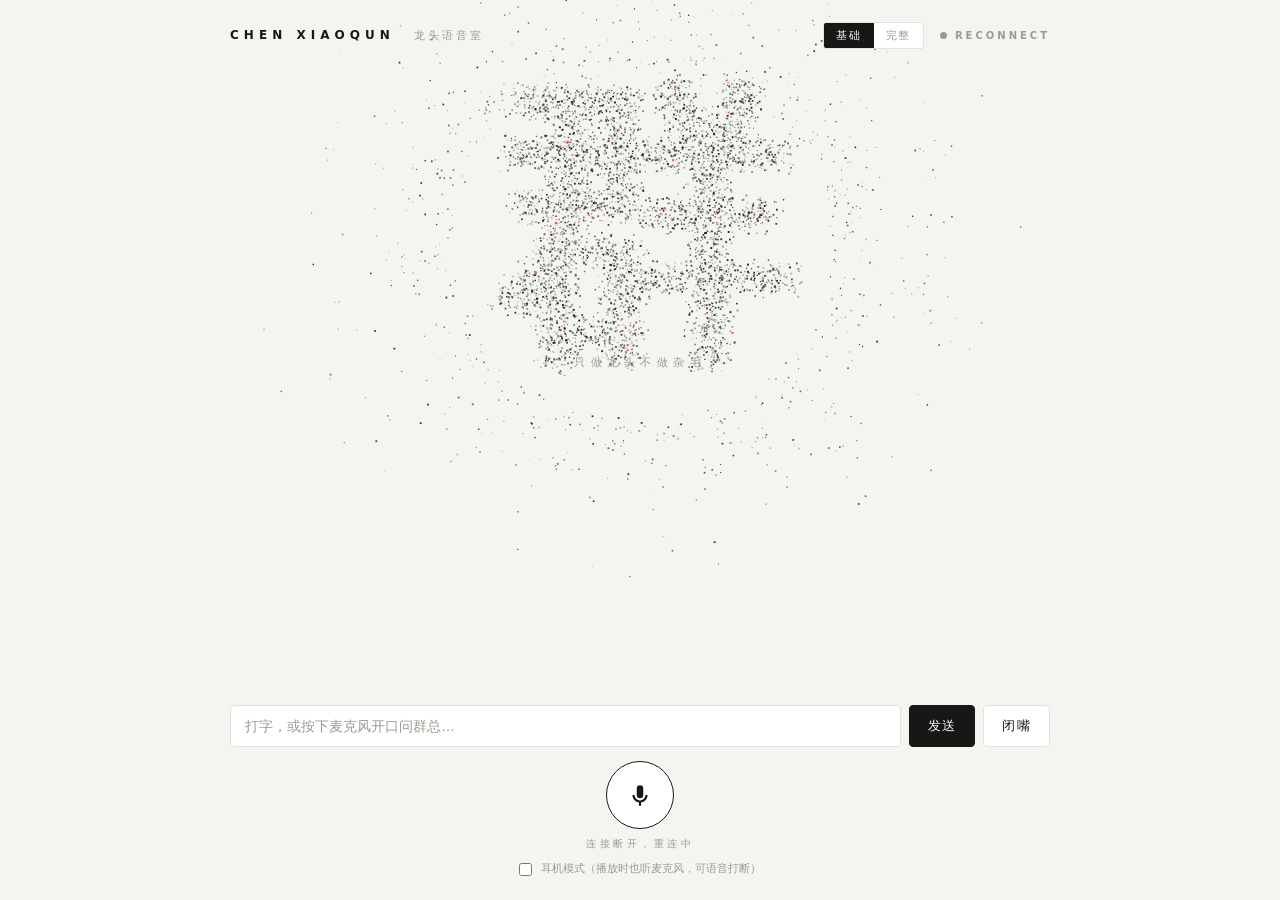
<file: skills/chen-xiaoqun-skill/web/static/index.html>
<!DOCTYPE html>
<html lang="zh-CN">
<head>
<meta charset="UTF-8">
<meta name="viewport" content="width=device-width, initial-scale=1.0">
<title>陈小群 · 龙头语音室</title>
<link rel="stylesheet" href="style.css">
</head>
<body>
<canvas id="stage"></canvas>

<div class="app">
  <header class="topbar">
    <div class="mark">CHEN&nbsp;XIAOQUN <em>龙头语音室</em></div>
    <div class="topright">
      <div class="modeswitch" id="modeSwitch" title="基础：轻量人设，响应快省钱；完整：整份 SKILL.md 思维框架，更懂行但首字稍慢">
        <button data-mode="base" class="on">基础</button>
        <button data-mode="full">完整</button>
      </div>
      <div id="status" class="status idle"><i class="dot"></i><span>OFFLINE</span></div>
    </div>
  </header>

  <div class="hero"></div>

  <div class="caption">
    <span id="quote">只做龙头不做杂毛</span>
  </div>

  <main id="chat"></main>

  <footer class="dock">
    <div class="inputbar">
      <input id="textInput" type="text" placeholder="打字，或按下麦克风开口问群总…" autocomplete="off">
      <button id="sendBtn" title="发送">发送</button>
      <button id="stopBtn" title="打断当前回答">闭嘴</button>
    </div>

    <div class="callwrap">
      <button id="micBtn" class="callbtn" title="连续语音识别开关">
        <span class="ripple r1"></span>
        <span class="ripple r2"></span>
        <svg viewBox="0 0 24 24" width="26" height="26"><path fill="currentColor" d="M12 15a3 3 0 0 0 3-3V6a3 3 0 0 0-6 0v6a3 3 0 0 0 3 3Zm5-3a5 5 0 0 1-10 0H5a7 7 0 0 0 6 6.92V22h2v-3.08A7 7 0 0 0 19 12h-2Z"/></svg>
      </button>
      <div id="callHint" class="callhint">按下开始语音对话</div>
    </div>

    <label class="headset">
      <input type="checkbox" id="bargeIn"> 耳机模式（播放时也听麦克风，可语音打断）
    </label>
    <div id="asrHint" class="hint"></div>
  </footer>
</div>

<script src="app.js"></script>
</body>
</html>
</file>
<file: skills/chen-xiaoqun-skill/web/static/style.css>
:root {
  --bg: #f4f4f1;
  --ink: #171715;
  --muted: #9b9b93;
  --line: #e3e3dd;
  --card: #ffffff;
  --red: #d8382f;   /* A股红，点缀 */
}

* { box-sizing: border-box; margin: 0; padding: 0; }

html, body { height: 100%; }

body {
  font-family: "PingFang SC", "Microsoft YaHei", system-ui, sans-serif;
  background: var(--bg);
  color: var(--ink);
  overflow: hidden;
}

#stage {
  position: fixed;
  inset: 0;
  z-index: 0;
  display: block;
}

.app {
  position: relative;
  z-index: 1;
  height: 100vh;
  max-width: 860px;
  margin: 0 auto;
  padding: 22px 20px 18px;
  display: flex;
  flex-direction: column;
}

/* ---------- 顶栏 ---------- */
.topbar {
  display: flex;
  align-items: center;
  justify-content: space-between;
}

.mark {
  font-size: 12px;
  font-weight: 600;
  letter-spacing: 0.42em;
  color: var(--ink);
  text-transform: uppercase;
}
.mark em {
  font-style: normal;
  font-weight: 400;
  letter-spacing: 0.28em;
  color: var(--muted);
  margin-left: 10px;
  font-size: 11px;
}

.topright { display: flex; align-items: center; gap: 16px; }

.modeswitch {
  display: flex;
  border: 1px solid var(--line);
  border-radius: 3px;
  overflow: hidden;
}
.modeswitch button {
  border: none;
  background: var(--card);
  color: var(--muted);
  font-size: 11px;
  letter-spacing: 0.15em;
  padding: 5px 12px;
  cursor: pointer;
  transition: all 0.18s;
}
.modeswitch button.on {
  background: var(--ink);
  color: #f6f6f3;
}
.modeswitch button:not(.on):hover { color: var(--ink); }

.status {
  display: flex;
  align-items: center;
  gap: 8px;
  font-size: 10px;
  font-weight: 600;
  letter-spacing: 0.3em;
  color: var(--muted);
  text-transform: uppercase;
}
.status .dot {
  width: 7px; height: 7px; border-radius: 50%;
  background: var(--muted);
}
.status.listening { color: var(--red); }
.status.listening .dot { background: var(--red); animation: pulse 1.2s infinite; }
.status.thinking { color: var(--ink); }
.status.thinking .dot { background: var(--ink); animation: pulse 0.7s infinite; }
.status.speaking { color: var(--red); }
.status.speaking .dot { background: var(--red); animation: pulse 0.45s infinite; }
@keyframes pulse { 0%,100% { opacity: 1; } 50% { opacity: 0.25; } }

/* ---------- 粒子字留白区 ---------- */
.hero { height: 34vh; flex: none; }

.caption {
  text-align: center;
  height: 20px;
  font-size: 11px;
  letter-spacing: 0.5em;
  color: var(--muted);
  user-select: none;
}
#quote { transition: opacity 0.8s; }

/* ---------- 聊天区 ---------- */
#chat {
  flex: 1;
  overflow-y: auto;
  padding: 18px 4px 8px;
  display: flex;
  flex-direction: column;
  gap: 10px;
  scrollbar-width: thin;
  scrollbar-color: var(--line) transparent;
}
#chat::-webkit-scrollbar { width: 4px; }
#chat::-webkit-scrollbar-thumb { background: var(--line); border-radius: 2px; }

.bubble {
  max-width: 72%;
  padding: 10px 14px;
  border-radius: 4px;
  line-height: 1.7;
  font-size: 14px;
  white-space: pre-wrap;
  word-break: break-word;
  animation: rise 0.22s ease;
}
@keyframes rise { from { opacity: 0; transform: translateY(6px); } to { opacity: 1; transform: none; } }

.bubble.user {
  align-self: flex-end;
  background: var(--ink);
  color: #f6f6f3;
}
.bubble.ai {
  align-self: flex-start;
  background: var(--card);
  border: 1px solid var(--line);
  box-shadow: 0 1px 2px rgba(20,20,15,0.04);
}
.bubble.ai.interrupted::after {
  content: " —— 被打断";
  color: var(--muted);
  font-size: 11px;
}

/* ---------- 底部 ---------- */
.dock { flex: none; padding-top: 10px; }

.inputbar {
  display: flex;
  gap: 8px;
  margin-bottom: 14px;
}

#textInput {
  flex: 1;
  padding: 11px 14px;
  border: 1px solid var(--line);
  border-radius: 4px;
  background: var(--card);
  color: var(--ink);
  font-size: 14px;
  outline: none;
  transition: border-color 0.2s;
}
#textInput:focus { border-color: var(--ink); }
#textInput::placeholder { color: var(--muted); }

.inputbar button {
  padding: 11px 18px;
  border: 1px solid var(--line);
  border-radius: 4px;
  background: var(--card);
  color: var(--ink);
  font-size: 13px;
  letter-spacing: 0.1em;
  cursor: pointer;
  transition: all 0.18s;
}
.inputbar button:hover { border-color: var(--ink); }
#sendBtn { background: var(--ink); border-color: var(--ink); color: #f6f6f3; }
#sendBtn:hover { opacity: 0.85; }
#stopBtn:hover { border-color: var(--red); color: var(--red); }

/* ---------- 通话式麦克风按钮 ---------- */
.callwrap {
  display: flex;
  flex-direction: column;
  align-items: center;
  gap: 8px;
}

.callbtn {
  position: relative;
  width: 68px;
  height: 68px;
  border-radius: 50%;
  border: 1.5px solid var(--ink);
  background: var(--card);
  color: var(--ink);
  cursor: pointer;
  display: grid;
  place-items: center;
  transition: all 0.22s;
}
.callbtn:hover { transform: scale(1.05); }
.callbtn:disabled { opacity: 0.35; cursor: not-allowed; }

.callbtn.active {
  background: var(--red);
  border-color: var(--red);
  color: #fff;
}

.ripple {
  position: absolute;
  inset: -1.5px;
  border-radius: 50%;
  border: 1.5px solid var(--red);
  opacity: 0;
  pointer-events: none;
}
.callbtn.active .r1 { animation: ripple 2s infinite; }
.callbtn.active .r2 { animation: ripple 2s infinite 1s; }
@keyframes ripple {
  0% { transform: scale(1); opacity: 0.7; }
  100% { transform: scale(1.9); opacity: 0; }
}

.callhint {
  font-size: 10px;
  letter-spacing: 0.35em;
  color: var(--muted);
  text-transform: uppercase;
}

.headset {
  display: block;
  text-align: center;
  margin-top: 10px;
  font-size: 11px;
  color: var(--muted);
  cursor: pointer;
  user-select: none;
}
.headset input { vertical-align: middle; margin-right: 5px; accent-color: var(--ink); }

.hint {
  margin-top: 6px;
  text-align: center;
  font-size: 11px;
  color: var(--red);
}

@media (max-width: 640px) {
  .mark { letter-spacing: 0.2em; }
  .mark em { display: none; }
  .bubble { max-width: 86%; }
  .hero { height: 28vh; }
}
</file>
